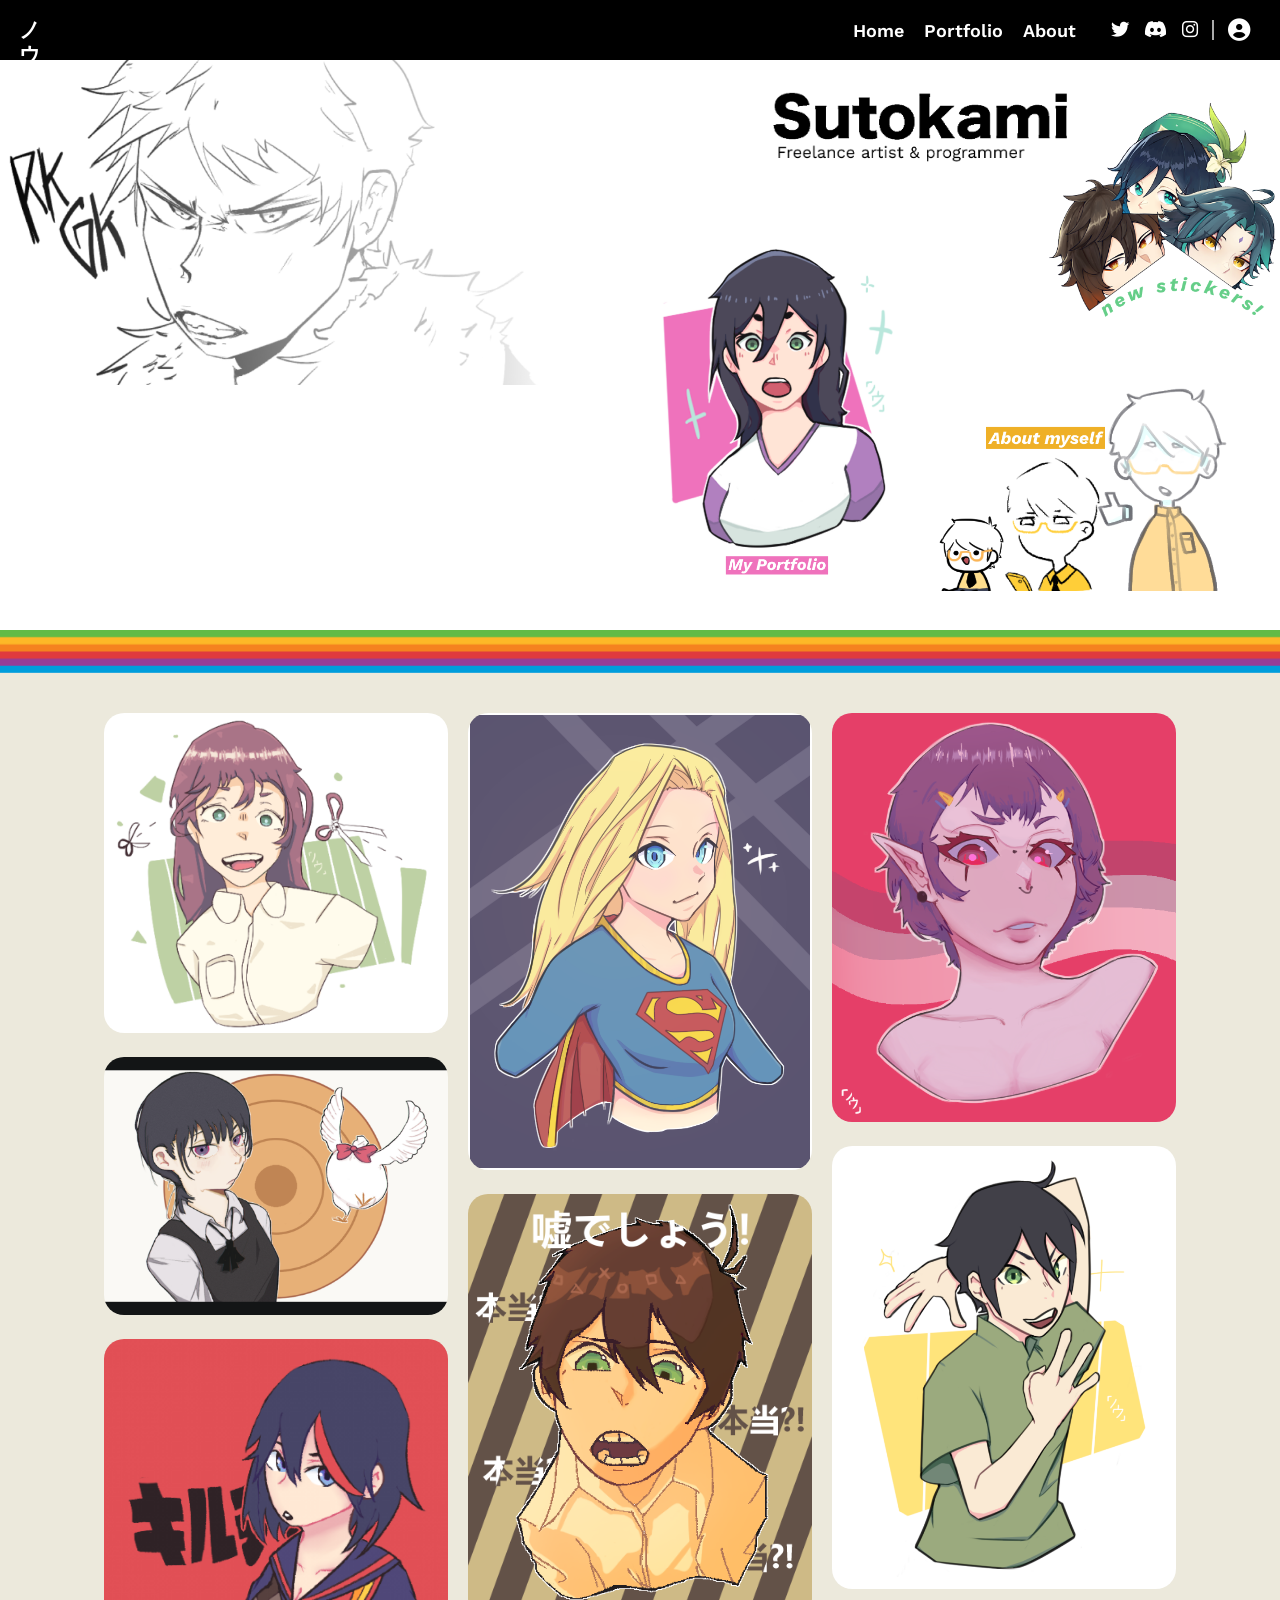
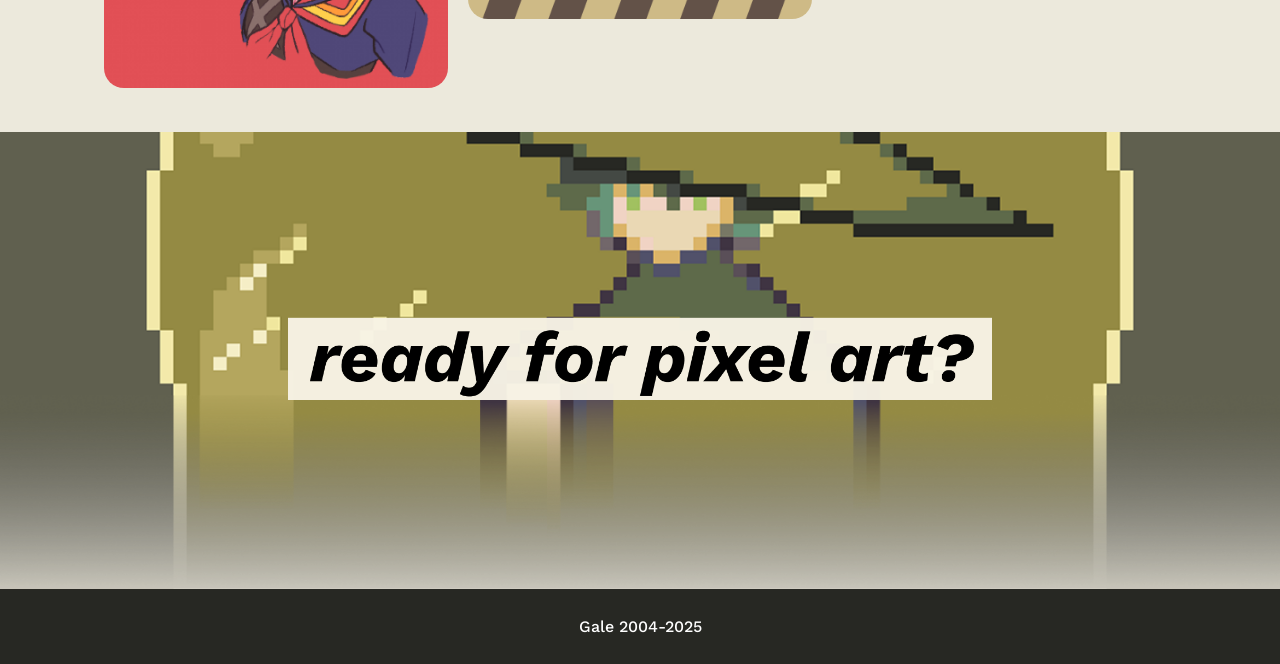
<file: index.html>
<!DOCTYPE html>
<html lang="en">
    <link href='https://fonts.googleapis.com/css?family=Work Sans' rel='stylesheet'>
    <style> body{font-family: 'Work Sans';} </style>
    <!--The imports and whatnot-->
    <head>
        <meta charset="utf-8">
        <meta name="viewport" content="width=device-width, initial-scale=1">
        <Title>sutokami</Title>
        <link rel="stylesheet" href="https://cdnjs.cloudflare.com/ajax/libs/font-awesome/6.4.0/css/all.min.css">
        <link rel="stylesheet" type="text/css" href="style.css">
    </head>

    <body>
        <!--The navbar-->
        <header>
            <a href="index.html"><div class="signature">ノウ</div></a>
            <nav>
            <ul class="options">
                    <li><a href="index.html">Home</a></li>
                    <li><a href="wip.html">Portfolio</a></li>
                    <li><a href="aboutMe.html">About</a></li>
                </ul>
            </nav>
            <div class="socials">
                <a class="icon-link" href="#"><i class="social-icon fab fa-twitter"></i></a>
                <a class="icon-link" href="#"><i class="social-icon fab fa-discord"></i></a>
                <a class="icon-link" href="#"><i class="social-icon fab fa-instagram"></i></a>
                <div class="icon-separator"></div>
                <a class="profile-icon" href="login.html"><i class="fas fa-user-circle"></i></a>
            </div>
        </header>

        <!--Images below the navbar-->
        <div class="top-grid-wrapper">
            <div class="rkgk"><img src="rkgk fade.png" alt=""></div>
            <div class="top-grid">
                <div class="caption"><img src="Sutokami caption.png" alt="Caption"></div>
                <div class="portfolio-link"><a href="wip.html"><img src="PortfolioLink.png" alt="Portfolio"></a></div>
                <div class="bio-link"><a href="aboutMe.html"><img src="BioLink.png" alt="Bio"></a></div>
                <div class="sticker"><a href="dragDrop.html"><img src="Stickers.png" alt="Sticker"></a></div>
            </div>
        </div>
        <div class="rnbBar"><img src="Rainbow bar.png" alt=""></div  >

<!-- Mini-Portfolio section -->
        <div class="masonry-container">
            <div class="masonry">
                <div class="masonry-column">
                    <div class="art"><img src="Uniform Girl.png" alt=""></div>
                    <div class="art"><img src="Asa Bucky.png" alt=""></div>
                    <div class="art"><img src="ryuko.png" alt=""></div>
                </div>
                <div class="masonry-column">
                    <div class="art"><img src="Supergirl.png" alt=""></div>
                    <div class="art"><img src="usodesho.png" alt=""></div>
                </div>
                <div class="masonry-column">
                    <div class="art"><img src="Shio OC.png" alt=""></div>
                    <div class="art"><img src="SLAPP.png" alt=""></div>
                </div>
            </div>
        </div>

        <!-- Pixelart link -->
        <div class = "pixelart-link">
            <img src="pixel art section.png" alt="">
            <div class = "text-overlay" alt="">
                <a href="wip.html"><img src="ready pixelart.png" alt=""></a>
            </div>
        </div>

        <!-- Footer -->
        <footer>Gale 2004-2025</footer>
    </body>
</html>
</file>
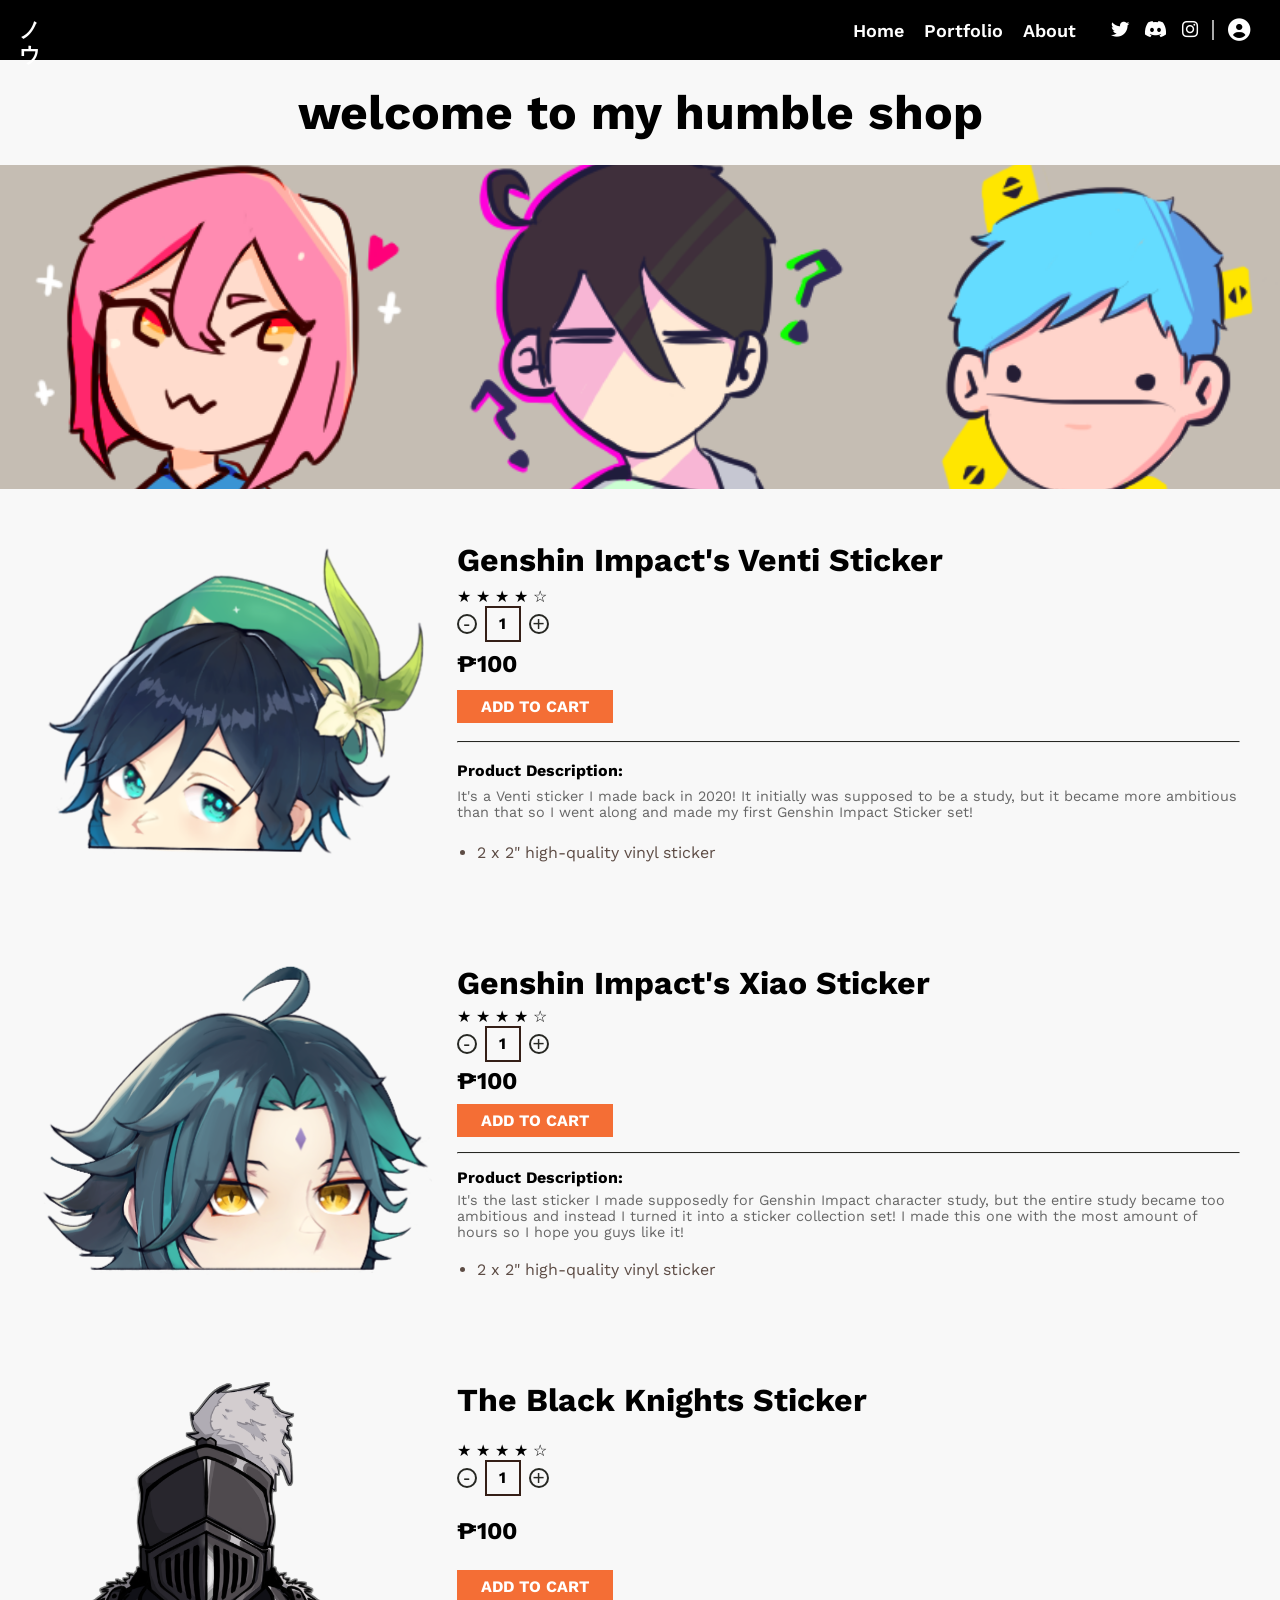
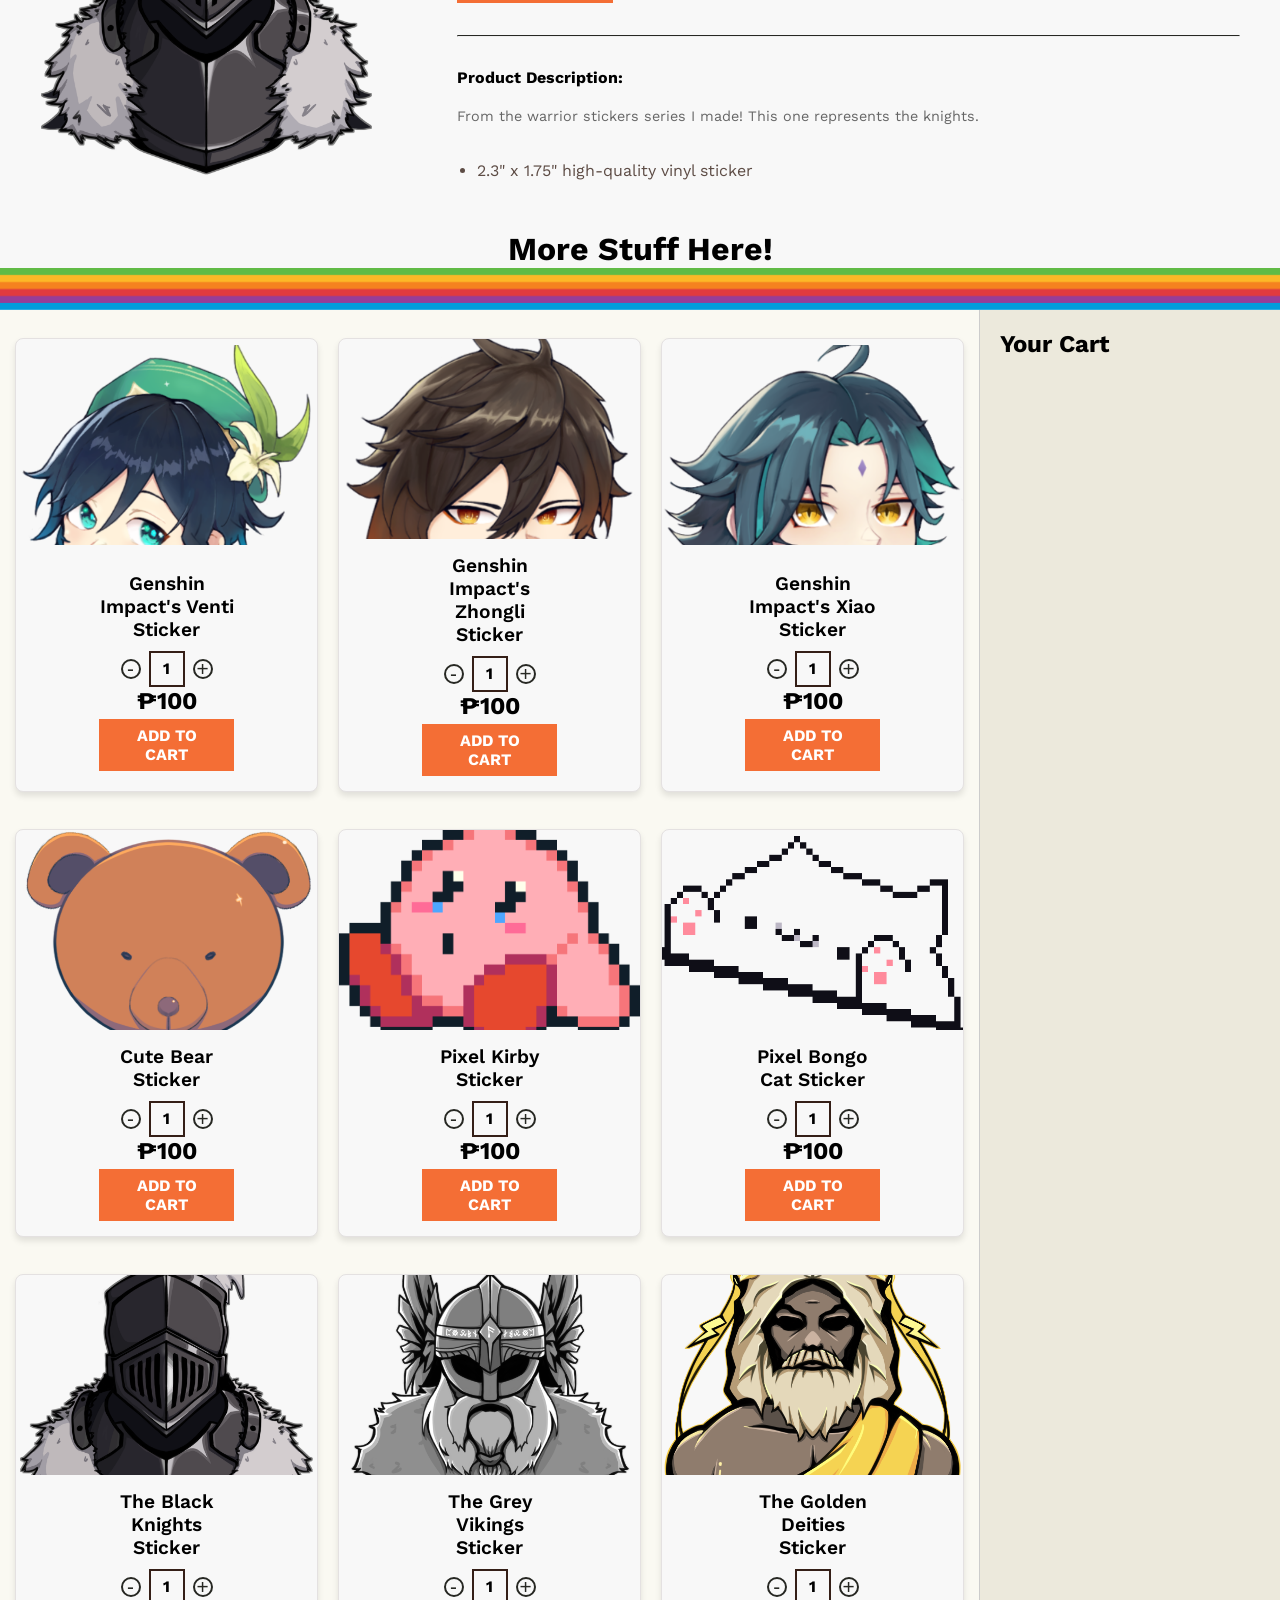
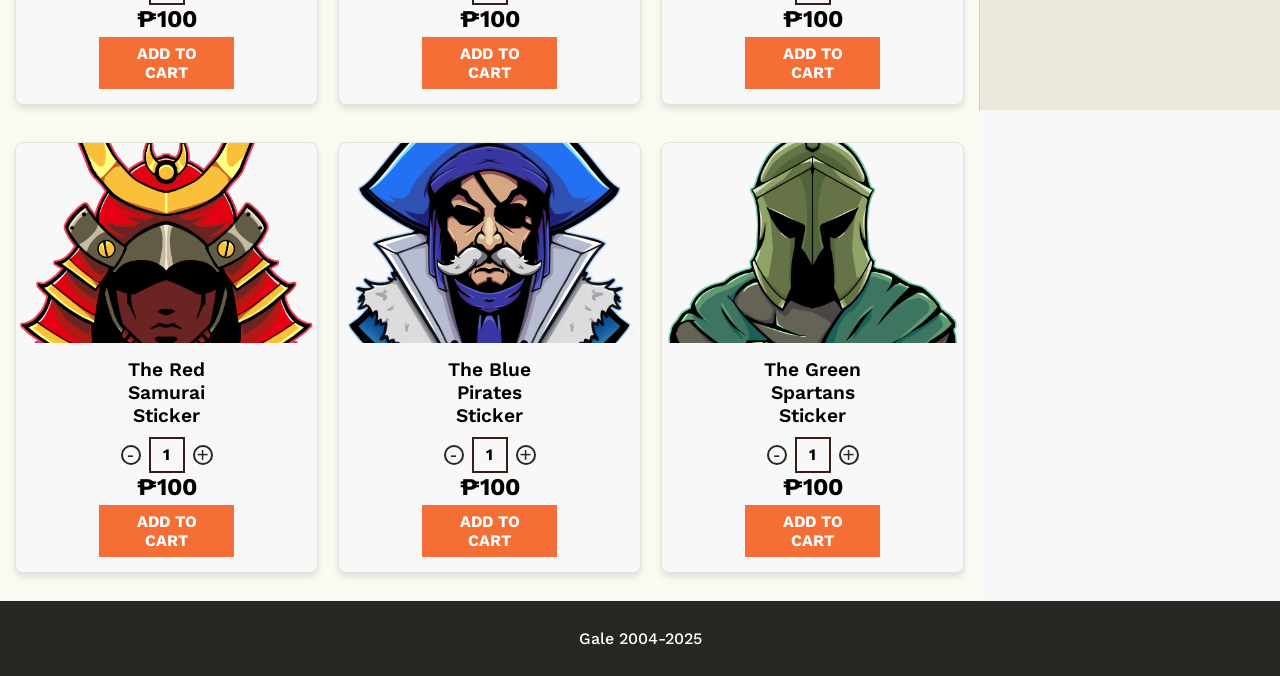
<file: dragDrop.html>
<!DOCTYPE html>
<html lang="en">
    <link href='https://fonts.googleapis.com/css?family=Work Sans' rel='stylesheet'>
    <style> body{font-family: 'Work Sans';} </style>
    <head>
        <meta charset="utf-8">
        <meta name="viewport" content="width=device-width, initial-scale=1">
        <title>Sutokami Shop</title>
        <link rel="stylesheet" href="https://cdnjs.cloudflare.com/ajax/libs/font-awesome/6.4.0/css/all.min.css">
        <link rel="stylesheet" type="text/css" href="dragDropStyle.css">
    </head>
    
    <body>
        <!--The navbar-->
        <header>
            <a href="index.html"><div class="signature">ノウ</div></a>
            <nav>
            <ul class="options">
                    <li><a href="index.html">Home</a></li>
                    <li><a href="wip.html">Portfolio</a></li>
                    <li><a href="aboutMe.html">About</a></li>
                </ul>
            </nav>
            <div class="socials">
                <a class="icon-link" href="#"><i class="social-icon fab fa-twitter"></i></a>
                <a class="icon-link" href="#"><i class="social-icon fab fa-discord"></i></a>
                <a class="icon-link" href="#"><i class="social-icon fab fa-instagram"></i></a>
                <div class="icon-separator"></div>
                <a class="profile-icon" href="login.html"><i class="fas fa-user-circle"></i></a>
            </div>
        </header>
        
        <span class="welcome"><h1>welcome to my humble shop</h1></span>
        <div class="banner"><img src="trio.png"></div>

        <!--Best Sellers are here-->
        <div class="flex-container">
            <div class="product-grid">
                <div class="bestSeller"><img src="Venti.png" alt="Venti Sticker"></div>
                <div class="bestSeller-details">
                    <h1 class="bestSeller-name">Genshin Impact's Venti Sticker</h1>
    
                    <!-- Star rating and quantity selector in a flex container -->
                    <div class="rating-quantity">
                        <div class="star-rating">
                            <span>&#9733;</span>
                            <span>&#9733;</span>
                            <span>&#9733;</span>
                            <span>&#9733;</span>
                            <span>&#9734;</span>
                        </div>
    
                        <!-- Quantity selector -->
                        <div class="quantity-selector">
                            <button class="decrease">-</button>
                            <span class="quantity-text" id="quantity-value-static">1</span>
                            <button class="increase">+</button>
                        </div>
                    </div>
    
                    <span id="productPrice-text-static"><h2>₱100</h2></span>
                    <span class="addToCart">ADD TO CART</span>
    
                    <hr class="product-separator">
                    <h4>Product Description:</h4>
                    <p class="product-description">It's a Venti sticker I made back in 2020! It initially was supposed to be a study, but it became more ambitious than that so I went along and made my first Genshin Impact Sticker set!</p>
                    <span id="misc-product-desc">
                        <ul><li>2 x 2" high-quality vinyl sticker</li></ul>
                    </span>
                </div>
            </div>
        </div>

        <div class="flex-container">
            <div class="product-grid">
                <div class="bestSeller"><img src="xiao.png" alt="Xiao Sticker"></div>
                <div class="bestSeller-details">
                    <h1 class="bestSeller-name">Genshin Impact's Xiao Sticker</h1>
    
                    <!-- Star rating and quantity selector in a flex container -->
                    <div class="rating-quantity">
                        <div class="star-rating">
                            <span>&#9733;</span>
                            <span>&#9733;</span>
                            <span>&#9733;</span>
                            <span>&#9733;</span>
                            <span>&#9734;</span>
                        </div>
    
                        <!-- Quantity selector -->
                        <div class="quantity-selector">
                            <button class="decrease">-</button>
                            <span class="quantity-text" id="quantity-value-static">1</span>
                            <button class="increase">+</button>
                        </div>
                    </div>
    
                    <span id="productPrice-text-static"><h2>₱100</h2></span>
                    <span class="addToCart">ADD TO CART</span>
    
                    <hr class="product-separator">
                    <h4>Product Description:</h4>
                    <p class="product-description">It's the last sticker I made supposedly for Genshin Impact character study, but the entire study became too ambitious and instead I turned it into a sticker collection set! I made this one with the most amount of hours so I hope you guys like it!</p>
                    <span id="misc-product-desc">
                        <ul><li>2 x 2" high-quality vinyl sticker</li></ul>
                    </span>
                </div>
            </div>
        </div>

        <div class="flex-container">
            <div class="product-grid">
                <div class="bestSeller" style="width: 85%;"><img src="knight.png" alt="Black Knight Sticker"></div>
                <div class="bestSeller-details">
                    <h1 class="bestSeller-name">The Black Knights Sticker</h1>
    
                    <!-- Star rating and quantity selector in a flex container -->
                    <div class="rating-quantity">
                        <div class="star-rating">
                            <span>&#9733;</span>
                            <span>&#9733;</span>
                            <span>&#9733;</span>
                            <span>&#9733;</span>
                            <span>&#9734;</span>
                        </div>
    
                        <!-- Quantity selector -->
                        <div class="quantity-selector">
                            <button class="decrease">-</button>
                            <span class="quantity-text" id="quantity-value-static">1</span>
                            <button class="increase">+</button>
                        </div>
                    </div>
    
                    <span id="productPrice-text-static"><h2>₱100</h2></span>
                    <span class="addToCart">ADD TO CART</span>
    
                    <hr class="product-separator">
                    <h4>Product Description:</h4>
                    <p class="product-description">From the warrior stickers series I made! This one represents the knights.</p>
                    <span id="misc-product-desc">
                        <ul><li>2.3" x 1.75" high-quality vinyl sticker</li></ul>
                    </span>
                </div>
            </div>
        </div>
        <span class="moreStuff"><h1>More Stuff Here!</h1></span>
        <div class="rnbBar"><img src="Rainbow bar.png" alt=""></div>

        <!--The Drag and Drop Section-->
        <main class="page-layout">
            <div id="content" class="add-to-cart-section">
                <div class="product-card" draggable="true" id="product-venti">
                    <div class="product-image"><img src="Venti.png" alt="Venti Sticker"></div>
                    <div class="product-details">
                        <h1 class="product-name">Genshin Impact's Venti Sticker</h1>
                        <div class="quantity-selector">
                            <button class="decrease">-</button>
                            <span class="quantity-text" id="quantity-value">1</span>
                            <button class="increase">+</button>
                        </div>
                        <span id="productPrice-text"><h2>₱100</h2></span>
                        <span class="addToCart">ADD TO CART</span>
                    </div>
                </div>

                <div class="product-card" draggable="true" id="product-zhongli">
                    <div class="product-image"><img src="Zhongli.png" alt="Zhongli Sticker"></div>
                    <div class="product-details">
                        <h1 class="product-name">Genshin Impact's Zhongli Sticker</h1>
                        <div class="quantity-selector">
                            <button class="decrease">-</button>
                            <span class="quantity-text" id="quantity-value">1</span>
                            <button class="increase">+</button>
                        </div>
                        <span id="productPrice-text"><h2>₱100</h2></span>
                        <span class="addToCart">ADD TO CART</span>
                    </div>
                </div>

                <div class="product-card" draggable="true" id="product-xiao">
                    <div class="product-image"><img src="xiao.png" alt="Xiao Sticker"></div>
                    <div class="product-details">
                        <h1 class="product-name">Genshin Impact's Xiao Sticker</h1>
                        <div class="quantity-selector">
                            <button class="decrease">-</button>
                            <span class="quantity-text" id="quantity-value">1</span>
                            <button class="increase">+</button>
                        </div>
                        <span id="productPrice-text"><h2>₱100</h2></span>
                        <span class="addToCart">ADD TO CART</span>
                    </div>
                </div>

                <div class="product-card" draggable="true" id="product-bear">
                    <div class="product-image"><img src="bear.png" alt="Bear Sticker"></div>
                    <div class="product-details">
                        <h1 class="product-name">Cute Bear Sticker</h1>
                        <div class="quantity-selector">
                            <button class="decrease">-</button>
                            <span class="quantity-text" id="quantity-value">1</span>
                            <button class="increase">+</button>
                        </div>
                        <span id="productPrice-text"><h2>₱100</h2></span>
                        <span class="addToCart">ADD TO CART</span>
                    </div>
                </div>

                <div class="product-card" draggable="true" id="product-kirby">
                    <div class="product-image"><img src="Kirby.png" alt="Kirby Sticker"></div>
                    <div class="product-details">
                        <h1 class="product-name">Pixel Kirby Sticker</h1>
                        <div class="quantity-selector">
                            <button class="decrease">-</button>
                            <span class="quantity-text" id="quantity-value">1</span>
                            <button class="increase">+</button>
                        </div>
                        <span id="productPrice-text"><h2>₱100</h2></span>
                        <span class="addToCart">ADD TO CART</span>
                    </div>
                </div>

                <div class="product-card" draggable="true" id="product-bongoCat">
                    <div class="product-image"><img src="Bongo cat.png" alt="Bongo Cat Sticker"></div>
                    <div class="product-details">
                        <h1 class="product-name">Pixel Bongo Cat Sticker</h1>
                        <div class="quantity-selector">
                            <button class="decrease">-</button>
                            <span class="quantity-text" id="quantity-value">1</span>
                            <button class="increase">+</button>
                        </div>
                        <span id="productPrice-text"><h2>₱100</h2></span>
                        <span class="addToCart">ADD TO CART</span>
                    </div>
                </div>

                <div class="product-card" draggable="true" id="product-knight">
                    <div class="product-image"><img src="knight.png" alt="Black Knight Sticker"></div>
                    <div class="product-details">
                        <h1 class="product-name">The Black Knights Sticker</h1>
                        <div class="quantity-selector">
                            <button class="decrease">-</button>
                            <span class="quantity-text" id="quantity-value">1</span>
                            <button class="increase">+</button>
                        </div>
                        <span id="productPrice-text"><h2>₱100</h2></span>
                        <span class="addToCart">ADD TO CART</span>
                    </div>
                </div>

                <div class="product-card" draggable="true" id="product-viking">
                    <div class="product-image"><img src="Viking.png" alt="Grey Viking Sticker"></div>
                    <div class="product-details">
                        <h1 class="product-name">The Grey Vikings Sticker</h1>
                        <div class="quantity-selector">
                            <button class="decrease">-</button>
                            <span class="quantity-text" id="quantity-value">1</span>
                            <button class="increase">+</button>
                        </div>
                        <span id="productPrice-text"><h2>₱100</h2></span>
                        <span class="addToCart">ADD TO CART</span>
                    </div>
                </div>

                <div class="product-card" draggable="true" id="product-Deity">
                    <div class="product-image"><img src="Deity.png" alt="Golden Deity Sticker"></div>
                    <div class="product-details">
                        <h1 class="product-name">The Golden Deities Sticker</h1>
                        <div class="quantity-selector">
                            <button class="decrease">-</button>
                            <span class="quantity-text" id="quantity-value">1</span>
                            <button class="increase">+</button>
                        </div>
                        <span id="productPrice-text"><h2>₱100</h2></span>
                        <span class="addToCart">ADD TO CART</span>
                    </div>
                </div>

                <div class="product-card" draggable="true" id="product-Samurai">
                    <div class="product-image"><img src="Samurai.png" alt="Red Samurai Sticker"></div>
                    <div class="product-details">
                        <h1 class="product-name">The Red Samurai Sticker</h1>
                        <div class="quantity-selector">
                            <button class="decrease">-</button>
                            <span class="quantity-text" id="quantity-value">1</span>
                            <button class="increase">+</button>
                        </div>
                        <span id="productPrice-text"><h2>₱100</h2></span>
                        <span class="addToCart">ADD TO CART</span>
                    </div>
                </div>

                <div class="product-card" draggable="true" id="product-Pirate">
                    <div class="product-image"><img src="Pirate.png" alt="Blue Pirate Sticker"></div>
                    <div class="product-details">
                        <h1 class="product-name">The Blue Pirates Sticker</h1>
                        <div class="quantity-selector">
                            <button class="decrease">-</button>
                            <span class="quantity-text" id="quantity-value">1</span>
                            <button class="increase">+</button>
                        </div>
                        <span id="productPrice-text"><h2>₱100</h2></span>
                        <span class="addToCart">ADD TO CART</span>
                    </div>
                </div>

                <div class="product-card" draggable="true" id="product-Spartan">
                    <div class="product-image"><img src="Spartan.png" alt="Green Spartan Sticker"></div>
                    <div class="product-details">
                        <h1 class="product-name">The Green Spartans Sticker</h1>
                        <div class="quantity-selector">
                            <button class="decrease">-</button>
                            <span class="quantity-text" id="quantity-value">1</span>
                            <button class="increase">+</button>
                        </div>
                        <span id="productPrice-text"><h2>₱100</h2></span>
                        <span class="addToCart">ADD TO CART</span>
                    </div>
                </div>
            </div>
            <div id="drop-area"><h2>Your Cart</h2></div>
        </main>
        <footer>Gale 2004-2025</footer>

        <script>
            document.addEventListener("DOMContentLoaded", function () {
                const products = document.getElementsByClassName("product-card");
                const addToCartButtons = document.querySelectorAll(".product-card .addToCart");
                const bestSellerButtons = document.querySelectorAll(".product-grid .addToCart");
                const dropArea = document.getElementById("drop-area");
                const contentArea = document.getElementById("content");
            
                let selected = null;
            
                // Helper: Update price
                function updatePrice(product) {
                    const priceElement = product.querySelector("#productPrice-text h2");
                    const quantityValue = parseInt(product.querySelector(".quantity-text").textContent);
                    const totalPrice = 100 * quantityValue;
                    priceElement.textContent = `₱${totalPrice}`;
                }
            
                // Drag events
                for (let product of products) {
                    product.addEventListener("dragstart", function () {
                        selected = this;
                    });
                }
            
                dropArea.addEventListener("dragover", function (e) {
                    e.preventDefault();
                });
            
                dropArea.addEventListener("drop", function () {
                    if (selected) {
                        dropArea.appendChild(selected);
                        const button = selected.querySelector(".addToCart");
                        button.textContent = "Remove from Cart";
                        button.classList.add("removeFromCart");
                        selected = null;
                    }
                });
            
                contentArea.addEventListener("dragover", function (e) {
                    e.preventDefault();
                });
            
                contentArea.addEventListener("drop", function () {
                    if (selected) {
                        contentArea.appendChild(selected);
                        const button = selected.querySelector(".addToCart");
                        button.textContent = "ADD TO CART";
                        button.classList.remove("removeFromCart");
                        selected = null;
                    }
                });
            
                // Add/Remove Cart buttons in Product Cards
                addToCartButtons.forEach(button => {
                    button.addEventListener("click", function () {
                        const product = button.closest(".product-card");
                        if (button.textContent === "ADD TO CART") {
                            dropArea.appendChild(product);
                            button.textContent = "Remove from Cart";
                            button.classList.add("removeFromCart");
                            updatePrice(product);
                        } else {
                            contentArea.appendChild(product);
                            button.textContent = "ADD TO CART";
                            button.classList.remove("removeFromCart");
                            updatePrice(product);
                        }
                    });
                });
            
                // Quantity Increase / Decrease for all product cards
                document.addEventListener("click", function (e) {
                    if (e.target.classList.contains("increase") || e.target.classList.contains("decrease")) {
                        const isBestSeller = e.target.closest(".product-grid");
                        const isProductCard = e.target.closest(".product-card");

                        let targetName = "";
                        let quantity = 0;

                        // Handle Best Seller Quantity Change
                        if (isBestSeller) {
                            targetName = isBestSeller.querySelector(".bestSeller-name").textContent.trim();

                            const matchingCard = [...document.querySelectorAll(".product-card")].find(card =>
                                card.querySelector(".product-name").textContent.trim() === targetName
                            );

                            if (matchingCard) {
                                const quantityText = matchingCard.querySelector(".quantity-text");
                                quantity = parseInt(quantityText.textContent);

                                if (e.target.classList.contains("increase")) {
                                    quantity++;
                                } else if (e.target.classList.contains("decrease") && quantity > 1) {
                                    quantity--;
                                }

                                // Update real product-card
                                quantityText.textContent = quantity;
                                updatePrice(matchingCard);

                                // 🔁 Update Best Seller visual too
                                const bestSellerQtyDisplay = isBestSeller.querySelector(".quantity-text");
                                if (bestSellerQtyDisplay) {
                                    bestSellerQtyDisplay.textContent = quantity;
                                }

                                const bestSellerPrice = isBestSeller.querySelector("#productPrice-text h2");
                                if (bestSellerPrice) {
                                    bestSellerPrice.textContent = `₱${100 * quantity}`;
                                }
                            }
                        }

                        // Handle regular Product Card Quantity Change
                        else if (isProductCard) {
                            const product = isProductCard;
                            const quantityText = product.querySelector(".quantity-text");
                            quantity = parseInt(quantityText.textContent);

                            if (e.target.classList.contains("increase")) {
                                quantity++;
                            } else if (e.target.classList.contains("decrease") && quantity > 1) {
                                quantity--;
                            }

                         quantityText.textContent = quantity;
                            updatePrice(product);

                            // 🧠 Optional: Update Best Seller preview too
                            targetName = product.querySelector(".product-name").textContent.trim();
                            const matchingBestSeller = [...document.querySelectorAll(".product-grid")].find(grid =>
                                grid.querySelector(".bestSeller-name")?.textContent.trim() === targetName
                            );

                            if (matchingBestSeller) {
                                const bestSellerQtyDisplay = matchingBestSeller.querySelector(".quantity-text");
                                if (bestSellerQtyDisplay) {
                                    bestSellerQtyDisplay.textContent = quantity;
                                }

                                const bestSellerPrice = matchingBestSeller.querySelector("#productPrice-text h2");
                                if (bestSellerPrice) {
                                    bestSellerPrice.textContent = `₱${100 * quantity}`;
                                }
                            }
                        }
                    }
                });

                // 🆕 Add-to-Cart for Best Sellers
                bestSellerButtons.forEach(bestSellerButton => {
                    bestSellerButton.addEventListener("click", function () {
                        const bestSellerName = this.closest(".product-grid").querySelector(".bestSeller-name").textContent.trim();
            
                        // Match with product in the content area
                        const productCards = document.querySelectorAll("#content .product-card");
                        let matchingCard = null;
            
                        productCards.forEach(card => {
                            const cardName = card.querySelector(".product-name").textContent.trim();
                            if (cardName === bestSellerName) {
                                matchingCard = card;
                            }
                        });
            
                        // Move to cart if not already there
                        if (matchingCard && !dropArea.contains(matchingCard)) {
                            dropArea.appendChild(matchingCard);
                            const cardButton = matchingCard.querySelector(".addToCart");
                            cardButton.textContent = "Remove from Cart";
                            cardButton.classList.add("removeFromCart");
                            updatePrice(matchingCard);
                        }
                    });
                });
            });
        </script>
    </body>
</html>
</file>
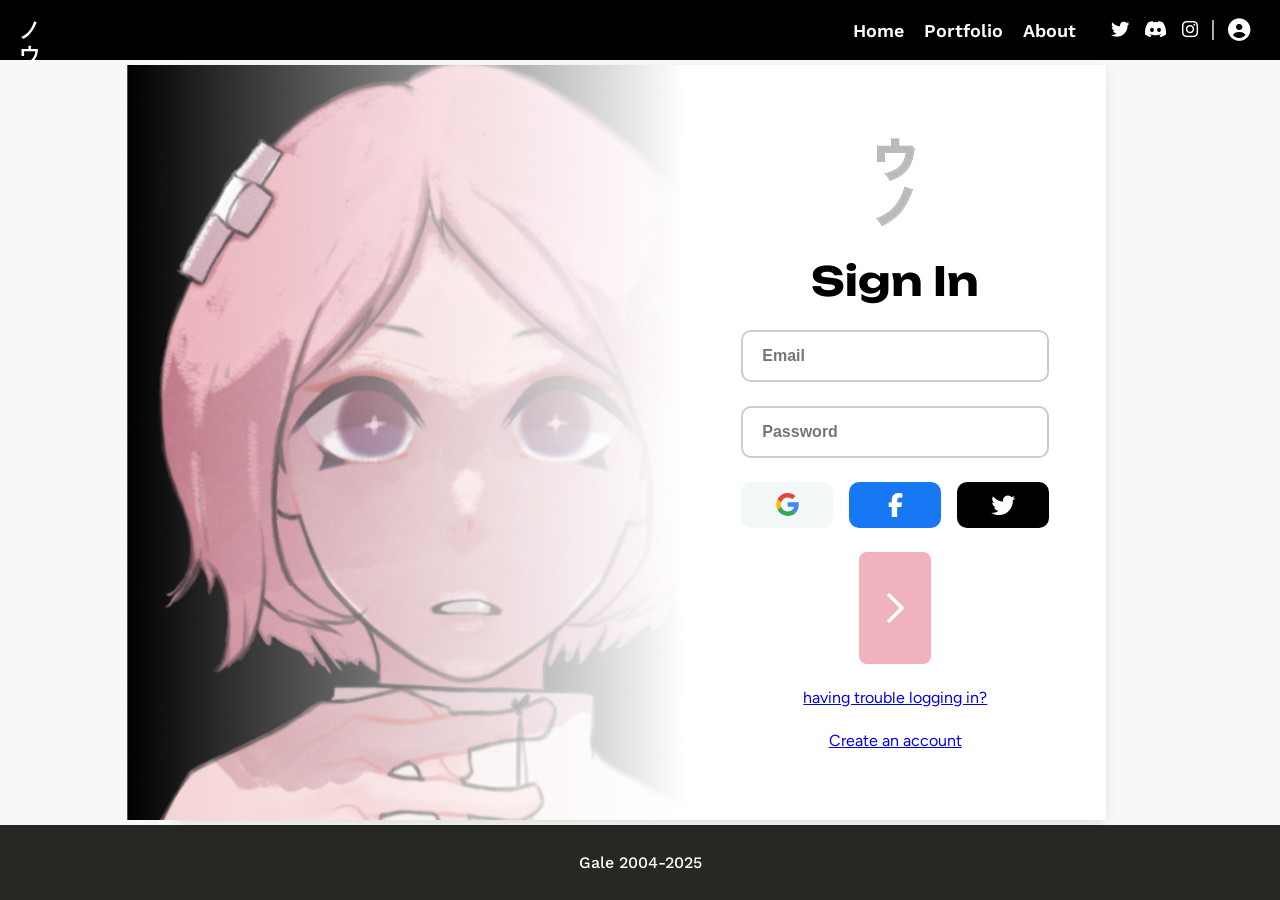
<file: login.html>
<!DOCTYPE html>
<html lang="en">
    <link href='https://fonts.googleapis.com/css?family=Work Sans' rel='stylesheet'>
    <!--The imports and whatnot-->
    <head>
        <meta charset="utf-8">
        <meta name="viewport" content="width=device-width, initial-scale=1">
        <Title>Log in</Title>
        <link rel="stylesheet" href="https://cdnjs.cloudflare.com/ajax/libs/font-awesome/6.4.0/css/all.min.css">
        <link href='https://fonts.googleapis.com/css?family=Figtree' rel='stylesheet'>
        <link rel="stylesheet" type="text/css" href="loginStyle.css">
    </head>

    <body>
        <!--The navbar-->
        <header>
            <a href="index.html"><div class="signature">ノウ</div></a>
            <nav>
            <ul class="options">
                    <li><a href="index.html">Home</a></li>
                    <li><a href="wip.html">Portfolio</a></li>
                    <li><a href="aboutMe.html">About</a></li>
                </ul>
            </nav>
            <div class="socials">
                <a class="icon-link" href="#"><i class="social-icon fab fa-twitter"></i></a>
                <a class="icon-link" href="#"><i class="social-icon fab fa-discord"></i></a>
                <a class="icon-link" href="#"><i class="social-icon fab fa-instagram"></i></a>
                <div class="icon-separator"></div>
                <a class="profile-icon" href="login.html"><i class="fas fa-user-circle"></i></a>
            </div>
        </header>

        <main class="login-container" id="login-container">
            <div class="login-layout">
                <div class="login-image"></div>
                
                <div class="login-form">
                    <img src="logo.png">
                    <h1>Sign In</h1>
                    <input type="text" id="login-email" placeholder="Email">
                    <input type="password" id="login-password" placeholder="Password">

                    <div class="social-login">
                        <a href="#" class="google icon-box"><img src="googleIcon.svg" alt="Google logo" class="google-logo"></a>
                        <a href="#" class="facebook icon-box"><i class="login-icon fab fa-facebook-f"></i></a>
                        <a href="#" class="twitter icon-box"><i class="login-icon fab fa-twitter"></i></a>
                    </div>  

                    <button id="login-btn"><img src="chevronRightArrow.svg" alt="right arrow" width="42" height="42"></button>
                    <a href="#">having trouble logging in?</a>
                    <a href="signup.html">Create an account</a>
                </div>
            </div>            
        </main>
        <footer>Gale 2004-2025</footer>
    </body>
</html>

<script>
    document.getElementById("login-btn").addEventListener("click", function(event) {
        event.preventDefault();

        const inputEmail = document.getElementById("login-email").value;
        const inputPassword = document.getElementById("login-password").value;

        // Retrieve the saved email and password from localStorage
        const savedEmail = localStorage.getItem("userEmail");
        const savedPassword = localStorage.getItem("userPassword");

        // Debugging logs to check the values retrieved from localStorage
        console.log("Input Email:", inputEmail);  // Log the entered email
        console.log("Input Password:", inputPassword);  // Log the entered password
        console.log("Saved Email:", savedEmail);  // Log the saved email from localStorage
        console.log("Saved Password:", savedPassword);  // Log the saved password from localStorage

        // Check if the entered email and password match the saved values
        if (inputEmail === savedEmail && inputPassword === savedPassword) {
            alert("Login successful!");
            window.location.href = "index.html"; // <-- Redirects to landing page
        } else {
            alert("Invalid login credentials.");
        }
    });
</script>
</file>
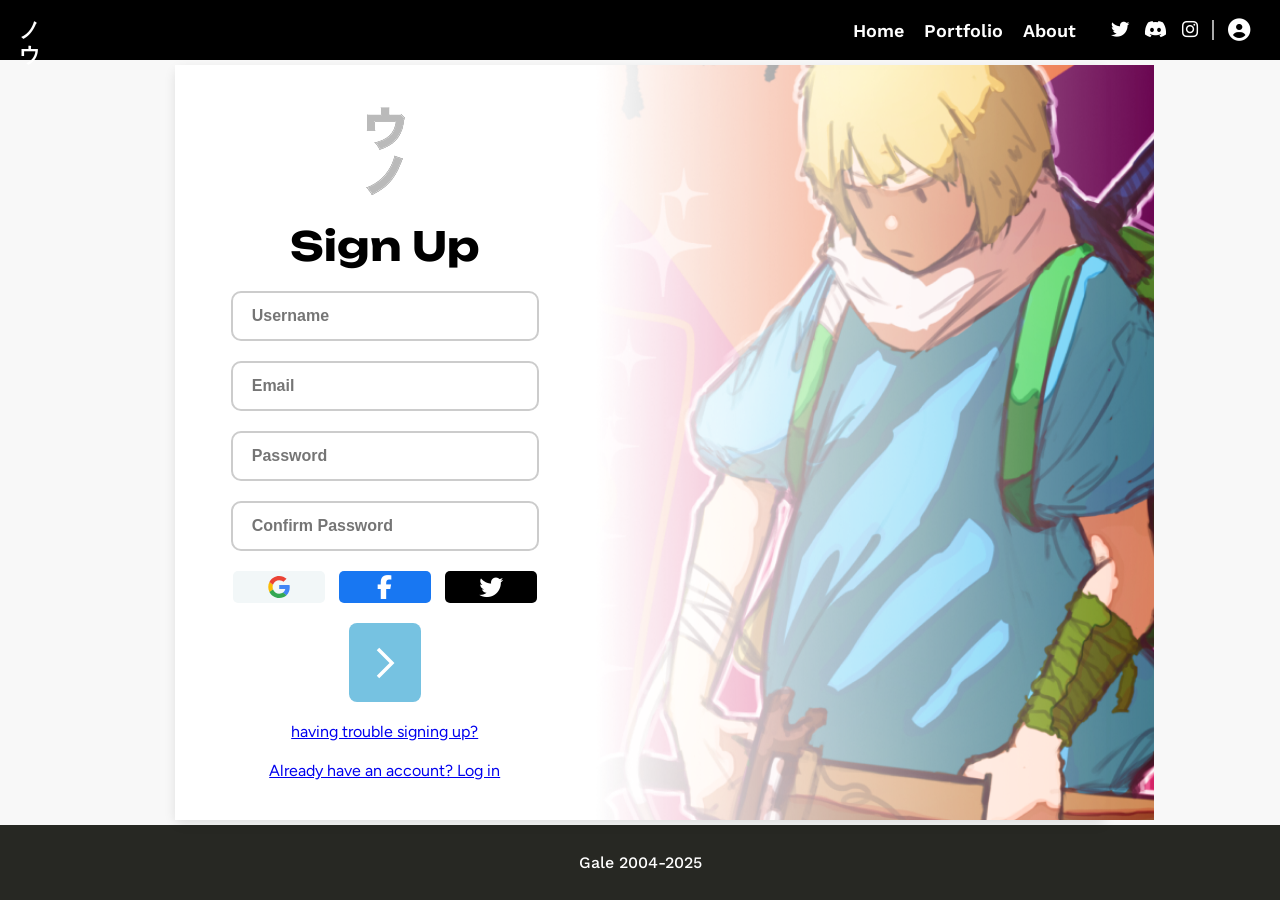
<file: signup.html>
<!DOCTYPE html>
<html lang="en">
    <link href='https://fonts.googleapis.com/css?family=Work Sans' rel='stylesheet'>
    <!--The imports and whatnot-->
    <head>
        <meta charset="utf-8">
        <meta name="viewport" content="width=device-width, initial-scale=1">
        <Title>Sign Up</Title>
        <link rel="stylesheet" href="https://cdnjs.cloudflare.com/ajax/libs/font-awesome/6.4.0/css/all.min.css">
        <link href='https://fonts.googleapis.com/css?family=Figtree' rel='stylesheet'>
        <link rel="stylesheet" type="text/css" href="signupStyle.css">
    </head>

    <body>
        <!--The navbar-->
        <header>
            <a href="index.html"><div class="signature">ノウ</div></a>
            <nav>
            <ul class="options">
                    <li><a href="index.html">Home</a></li>
                    <li><a href="wip.html">Portfolio</a></li>
                    <li><a href="aboutMe.html">About</a></li>
                </ul>
            </nav>
            <div class="socials">
                <a class="icon-link" href="#"><i class="social-icon fab fa-twitter"></i></a>
                <a class="icon-link" href="#"><i class="social-icon fab fa-discord"></i></a>
                <a class="icon-link" href="#"><i class="social-icon fab fa-instagram"></i></a>
                <div class="icon-separator"></div>
                <a class="profile-icon" href="login.html"><i class="fas fa-user-circle"></i></a>
            </div>
        </header>

        <main class="signUp-container" id="signUp-container">
            <div class="signUp-layout">
                <div class="signUp-form">
                    <img src="logo.png">
                    <h1>Sign Up</h1>
                    <input type="text" id="username" placeholder="Username">
                    <input type="text" id="email" placeholder="Email">
                    <input type="password" id="password" placeholder="Password">
                    <input type="password" id="confirm-password" placeholder="Confirm Password">

                
                    <div class="social-login">
                        <a href="#" class="google icon-box"><img src="googleIcon.svg" alt="Google logo" class="google-logo"></a>
                        <a href="#" class="facebook icon-box"><i class="signUp-icon fab fa-facebook-f"></i></a>
                        <a href="#" class="twitter icon-box"><i class="signUp-icon fab fa-twitter"></i></a>
                    </div>  
                
                    <button id="signup-btn"><img src="chevronRightArrow.svg" alt="right arrow" width="42" height="42"></button>
                    <a href="#">having trouble signing up?</a>
                    <a href="login.html">Already have an account? Log in</a>
                </div>

                <div class="signUp-image"></div>
            </div>                       
        </main>

        <footer>Gale 2004-2025</footer>
    </body>
</html>

<script>
    document.getElementById("signup-btn").addEventListener("click", function(event) {
        event.preventDefault(); // Prevent form submission

        // Get values
        const username = document.getElementById("username").value;
        const email = document.getElementById("email").value;
        const password = document.getElementById("password").value;
        const confirmPassword = document.getElementById("confirm-password").value;

        // Check if any field is empty
        if (!username || !email || !password || !confirmPassword) {
            alert("Please fill out all fields.");
            return;
        }

        // Check if passwords match
        if (password !== confirmPassword) {
            alert("Passwords do not match.");
            return;
        }

        // Save to localStorage
        localStorage.setItem("userEmail", email);
        localStorage.setItem("userPassword", password);

        // Debugging logs to check what's saved
        console.log("Saved Email:", email);  // Log the email being saved
        console.log("Saved Password:", password);  // Log the password being saved

        // Redirect to login page
        window.location.href = "login.html";
    });
</script>
</file>
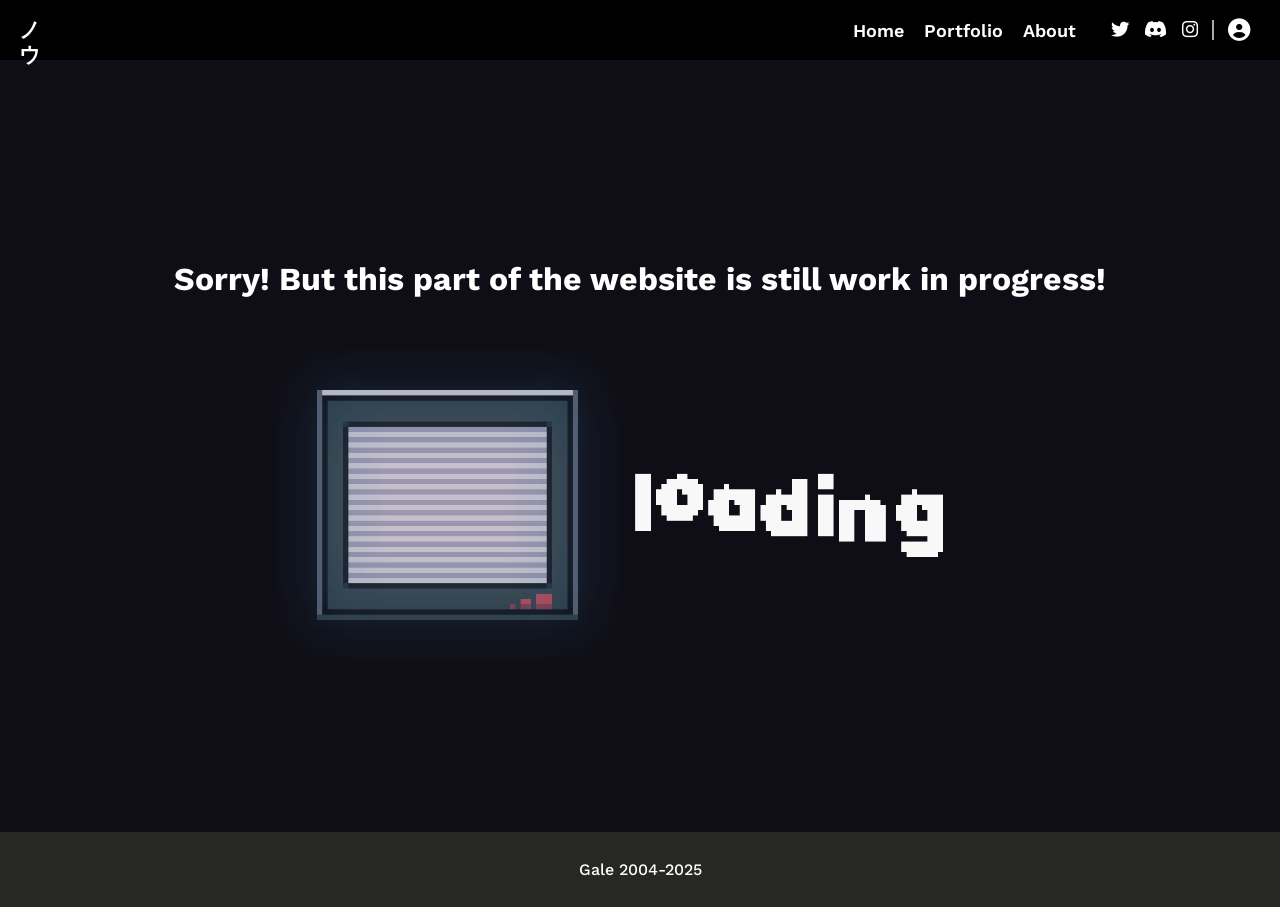
<file: wip.html>
<!DOCTYPE html>
<html lang="en">
    <link href='https://fonts.googleapis.com/css?family=Work Sans' rel='stylesheet'>
    <style> body{font-family: 'Work Sans';} </style>
    <!--The imports and whatnot-->
    <head>
        <meta charset="utf-8">
        <meta name="viewport" content="width=device-width, initial-scale=1">
        <Title>About Sutokami</Title>
        <link rel="stylesheet" href="https://cdnjs.cloudflare.com/ajax/libs/font-awesome/6.4.0/css/all.min.css">
        <link href='https://fonts.googleapis.com/css?family=Figtree' rel='stylesheet'>
        <link rel="stylesheet" type="text/css" href="wipStyle.css">
    </head>

    <body>
        <!--The navbar-->
        <header>
            <a href="index.html"><div class="signature">ノウ</div></a>
            <nav>
            <ul class="options">
                    <li><a href="index.html">Home</a></li>
                    <li><a href="wip.html">Portfolio</a></li>
                    <li><a href="aboutMe.html">About</a></li>
                </ul>
            </nav>
            <div class="socials">
                <a class="icon-link" href="#"><i class="social-icon fab fa-twitter"></i></a>
                <a class="icon-link" href="#"><i class="social-icon fab fa-discord"></i></a>
                <a class="icon-link" href="#"><i class="social-icon fab fa-instagram"></i></a>
                <div class="icon-separator"></div>
                <a class="profile-icon" href="login.html"><i class="fas fa-user-circle"></i></a>
            </div>
        </header>

        <main class="centered-main">
            <h1>Sorry! But this part of the website is still work in progress!</h1>
            <img src="loading.gif">
        </main>
        <footer>Gale 2004-2025</footer>
    </body>
</html>
</file>
<file: style.css>
* { 
    margin: 0;
    padding: 0;
    box-sizing: border-box; /* Ensures the entire website behaves like a box-container */
}

header {
    position: relative; /* Makes sure .signature is positioned inside */
    height: 60px;
    background-color: #000;
    color: white;
    padding: 20px 30px;
    display: flex;
    justify-content: flex-end;
    align-items: center;
}

body {
    background-color: #ECE9DC;
    overflow-x: hidden;
    position: relative;
}

footer {
    background-color: #272823; /* Dark footer */
    color: white;
    text-align: center;
    padding: 28px 20px; /* Adjust padding for better spacing */
    font-size: 16px;
    font-weight: 500;
    width: 100%;
}

.signature {
    text-decoration: none;
    color: white;
    position: absolute; /* Keeps it inside the navbar */
    top: 50%;
    left: 16px;
    font-size: 1.32rem;
    font-weight: 900;
    writing-mode: vertical-rl; /* Makes text vertical */
    text-orientation: upright; /* Ensures characters stay upright */
    transform: translateY(-50%); /* Centers it vertically */
    white-space: nowrap; /* Prevents unwanted line breaks */
}

.options {
    display: flex;
    list-style: none;
}

.options li {
    margin-left: 20px;
}

.options li a {
    font-size: 18px;
    color: white;
    text-decoration: none;
    font-weight: 600;
}

.socials {
    display: flex;
    justify-content: center;
    align-items: center;
    margin-left: 20px;
}

.social-icon {
    color: white;
    margin-left: 15px;
    font-size: 1.15rem;
}

.icon-separator {
    width: 2px;
    height: 20px;
    background-color: #aaa;
    margin: 0 14px;
}

.profile-icon {
    font-size: 1.4rem;
    color: white;
    text-decoration: none;
}

.rkgk {
    width: 53vw; /* Scales based on viewport width */
    min-width: 300px; /* Prevents it from becoming too small */
    max-width: 100%; /* Ensures it never overflows */
}

.rkgk img {
    width: 106%;
    height: auto;
    display: block;
    object-fit: contain; /* Keeps image ratio without stretching */
}

.top-grid-wrapper {
    display: flex;
    align-items: flex-start;
    width: 100vw;
    max-width: 100%;
    gap: 0;
    background-color: white;
}

.top-grid {
    position: relative; /* Ensures absolute children stay inside */
    display: grid;
    grid-template-columns: repeat(9, minmax(5vw, 80px)); /* Reduce scaling */
    grid-template-rows: repeat(6, minmax(5vw, 95px));
    gap: 0;
    
    flex-grow: 0;
    flex-shrink: 1;
    flex-basis: auto;
    /* background-color: aliceblue; */
}


.top-grid div {
    display: flex;
    justify-content: center;
    align-items: center;
    /* Remove comment syntax to show borders of the grid items
    border: 1px solid red;
    outline: 1px dashed magenta; 
    background-color: rgba(0, 0, 255, 0.1); */
}

.top-grid img {
    width: 100%;
    height: auto;
    object-fit: contain;
}

.caption {
    position: absolute; 
    z-index: 10;
    
    top: 3vh;
    right: 13vw;
    
    width: 30vw;
    min-width: 150px;
    max-width: 100%;
}

.caption img { 
    width: 80%;
    height: auto;
}

.sticker { 
    grid-column: 7 / span 3; 
    grid-row: 1 / span 3;
    padding-top: 20px;
    padding-right: 50px;
}

.sticker img { 
    width: 145%;
}

.portfolio-link { 
    grid-column: 2 / span 4;
    grid-row: 3 / span 4;
    
    padding-bottom: 65px;
    padding-right: 20px;
}

.portfolio-link img { 
    width: 110%
}

.bio-link { 
    grid-column: 6 / span 5; 
    grid-row: 4 / span 3;
    display: flex;
    position: relative; /* Enables absolute positioning inside */
}

.bio-link img { 
    width: 85%;
}

.rnbBar img {
    display: block;
    width: 100%;
}

/* masonry code */
.masonry-container {
    max-width: 1368px;
    width: 90%;
    margin: 0 auto;  /* Centers the masonry on the page */
    padding: 40px;
    display: flex;
    justify-content: center; /* Ensures masonry stays centered */
}

.masonry {
    display: grid;
    grid-template-columns: repeat(3, 1fr); /* Creates 3 equal columns */
    gap: 20px;
    align-items: start; /* Aligns items to the top */
}

.masonry-column {
    display: flex;
    flex-direction: column;
    gap: 20px;
}

.art img {
    width: 100%; /* Ensures images fill their columns */
    height: auto; /* Keeps aspect ratio */
    border-radius: 20px;
    object-fit: cover;
}

.pixelart-link {
    position: relative; /* So child elements can be positioned inside */
    display: flex;
    justify-content: center; /* Center horizontally */
    align-items: center; /* Center vertically */
    width: 100%;
}

.pixelart-link img {
    width: 100%;
    height: auto;
}

.text-overlay {
    position: absolute; /* Places it over the pixel art */
    display: flex;
    justify-content: center;
    align-items: center;
    margin-top: -60 px;
}

.text-overlay img {
    width: 55%; /* Adjust size as needed */
}

.text-overlay a {
    display: block;
    text-align: center;
}
</file>
<file: dragDropStyle.css>
* { 
    margin: 0;
    padding: 0;
    box-sizing: border-box;
}

header {
    position: relative;
    height: 60px;
    background-color: #000;
    color: white;
    padding: 20px 30px;
    display: flex;
    justify-content: flex-end;
    align-items: center;
}

body {
    display: flex;
    flex-direction: column;
    background-color: #F8F8F8
}

footer {
    background-color: #272823;
    color: white;
    text-align: center;
    padding: 28px 20px;
    font-size: 16px;
    font-weight: 500;
    width: 100%;
}

/*stuff inside the page*/
.signature {
    text-decoration: none;
    color: white;
    position: absolute; /* Keeps it inside the navbar */
    top: 50%;
    left: 16px;
    font-size: 1.32rem;
    font-weight: 900;
    writing-mode: vertical-rl; /* Makes text vertical */
    text-orientation: upright; /* Ensures characters stay upright */
    transform: translateY(-50%); /* Centers it vertically */
    white-space: nowrap; /* Prevents unwanted line breaks */
}

.options {
    display: flex;
    list-style: none;
}

.options li {
    margin-left: 20px;
}

.options li a {
    font-size: 18px;
    color: white;
    text-decoration: none;
    font-weight: 600;
}

.socials {
    display: flex;
    justify-content: center;
    align-items: center;
    margin-left: 20px;
}

.social-icon {
    color: white;
    margin-left: 15px;
    font-size: 1.15rem;
}

.icon-separator {
    width: 2px;
    height: 20px;
    background-color: #aaa;
    margin: 0 14px;
}

.profile-icon {
    font-size: 1.4rem;
    color: white;
    text-decoration: none;
}

/*banner*/
.welcome{
    display: flex;
    align-items: center;
    justify-content: center;
    padding: 24px;
    font-size: x-large;
}

.banner {
    width: 100%; 
    height: 324px;
    display: flex;
    justify-content: center;
    align-items: center;
}

.banner img {
    width: 100%;
    height: 100%;
    object-fit: cover;
    object-position: center;
}

/* BestSellers*/
.flex-container {
    flex: 1;
    display: flex;
    justify-content: center;
    align-items: center;
    gap: 40px;
    margin-top: 52px;
    margin-bottom: 50px;
}

.product-grid {
    display: grid;
    grid-template-columns: 1fr 2fr;
    gap: 25px;
    width: 100%;
    max-width: 1200px;
    margin: 0 auto;
}

.bestSeller img {
    width: 100%;
    height: auto;
}

.bestSeller-details {
    display: flex;
    flex-direction: column;
    justify-content: space-between;
}

.product-separator {
    border-top: 1px solid #272823;
    margin: 10px 0;
    width: 100%;
}

#misc-product-desc, #misc-product-descul li {
    color: #351f17cb;
    margin-left: 20px;
}

.moreStuff{
    display: flex;
    align-items: center;
    justify-content: center;
}

.rnbBar img {
    display: block;
    width: 100%;
}

/* Drag drop area part */
.page-layout {
    display: flex;
    flex: 1;
    overflow: hidden;
    align-items: flex-start;
}

#content {
    flex: 1;
    background-color: #faf9f2;
    padding: 15px;
    overflow-y: auto; /* Ensures that #content scrolls vertically */
    max-height: 100%; /* Limit content height to parent */
}

#drop-area {
    width: 23.5%;
    background-color: #ECE9DC;
    padding: 20px;
    min-height: 1400px;
    max-height: 1400px;
    border-left: 1px solid #ccc;
    overflow-y: auto; /* Allows scrolling if content overflows */
}

.product{
    display: flex;
    justify-content: space-evenly;
    align-items: center;
    width: 90%;
    padding-top: 9px;
    padding-bottom: 9px;
    cursor: grab;
}

.quantity-selector {
    display: flex;
    align-items: center;
    gap: 8px;
}

.quantity-selector button {
    width: 20px;
    height: 20px;
    font-size: 1.3rem;
    background-color: transparent;
    color: #272823;
    border: 2px solid #272823;
    border-radius: 50%; /* IT MAKES THE BUTTON ROUND WTF */
    cursor: pointer;
    display: flex;
    justify-content: center;
    align-items: center;
    transition: background-color 0.3s ease; /* Smooth hover transition */
}

.quantity-selector span {
    font-size: 1rem;
    font-weight: bold;
    height: 36px;
    line-height: 32px;
    width: 36px;
    text-align: center;
    border-radius: 0;
    display: inline-block;
    border: 2px solid #351f17;
}

.quantity-text {
    padding: 0 10px;
    border-radius: 5px;
}

.quantity-selector button:hover {
    background-color: #F46E35; /* Add a background color when hovered */
    color: white; /* Change text color to white when hovered */
}

.addToCart {
    display: inline-block;
    margin-top: 4px;
    padding: 7px 24px;
    background-color: #F46E35;
    color: white;
    font-weight: bold;
    text-align: center;
    cursor: pointer;
    width: fit-content;
    transition: background-color 0.3s ease;
}

.addToCart:hover {
    background-color: #351f17;
}

.removeFromCart {
    background-color: #49353344;
    color: white;
}

.removeFromCart:hover {
    background-color: #272823; 
}

/* Add to Cart Section with Masonry Layout (New part) */
.add-to-cart-section {
    display: grid;                              /* GRIDS AND SHIT */
    grid-template-columns: repeat(auto-fill, minmax(282px, 1fr)); /* Masonry-like grid */
    grid-gap: 20px;                             /* Adds spacing between items */
    padding: 20px;                              /* Padding inside the container */
    justify-items: center;                      /* Centers items horizontally */
    row-gap: 11px;                              /* Adds more gap between rows */
}

/* Product Card (Individual item within Add to Cart Section) */
.product-card {
    display: flex;
    flex-direction: column;                         /* Stack image and details vertically */
    background-color: #F8F8F8;
    border: 1px solid #e4e1e1;                       /* Border around product */
    border-radius: 8px;                             /* Rounded corners */
    box-shadow: 0 4px 6px rgba(0, 0, 0, 0.1);     /* Light shadow effect */
    overflow: hidden;                               /* Ensures no overflow */
    width: 100%;
    max-width: 324px; /* Set max-width to limit size */
    transition: transform 0.3s ease;            /* Smooth hover effect */
    justify-content: space-around;              /* Distribute space between content (image, details, button) */
    align-items: center;                        /* Center the content horizontally */
    margin: 13px;                               /* Adds some space between cards */
}

.product-card:hover {
    transform: translateY(-5px); /* IT GIVES YOU A HOVER EFFECT WTF */
}

/* Product image styling */
.product-image {
    width: 100%;
    height: 200px; /* Consistent size fot the images */
    margin-right: auto;
    overflow: hidden;
}

.product-image img {
    width: 100%;
    height: 216px;
    object-fit: cover;
}

/* Product details */
.product-details {
    padding: 15px;
    width:55%;
    display: flex;
    flex-direction: column;
    justify-content: center;
    align-items: center;
    text-align: center; 
}

/* Product name and description */
.product-name {
    font-size: 1.2rem;
    font-weight: 600;
    margin-bottom: 10px;
}

.product-description {
    font-size: 0.9rem;
    color: #666;
    margin-bottom: 15px;
}

/* Product price styling */
.product-price {
    font-size: 1.1rem;
    font-weight: bold;
    color: #f46e35;
    margin-bottom: 15px;
}

.add-to-cart {
    padding: 10px 20px;
    background-color: #f46e35;
    color: white;
    border: none;
    border-radius: 5px;
    cursor: pointer;
    transition: background-color 0.3s;
    width: 100%;
    text-align: center;
}

.add-to-cart:hover {
    background-color: #351f17;
}
</file>
<file: loginStyle.css>
@import url('https://fonts.googleapis.com/css2?family=Unbounded&display=swap');
* { 
    margin: 0;
    padding: 0;
    box-sizing: border-box;
}

header {
    font-family: "Work Sans";
    position: relative;
    height: 60px;
    background-color: #000;
    color: white;
    padding: 20px 30px;
    display: flex;
    justify-content: flex-end;
    align-items: center;
}

footer {
    font-family: "Work Sans";
    background-color: #272823;
    color: white;
    text-align: center;
    padding: 28px 20px;
    font-size: 16px;
    font-weight: 500;
    width: 100%;
}

body {
    display: flex;
    flex-direction: column;
    min-height: 100vh;
    background-color: #F8F8F8;
}

h1 {
    font-family: 'Unbounded', sans-serif;
    font-size: 2.5rem; /* You can adjust the font size here */
    font-weight: 700; /* Adjust weight as needed */
}

main {
    font-family: "Figtree";
    flex: 1;
    display: flex;
    align-items: center;
    justify-content: center;
    flex-direction: column;
}

/*stuff inside the page*/
.signature {
    text-decoration: none;
    color: white;
    position: absolute; /* Keeps it inside the navbar */
    top: 50%;
    left: 16px;
    font-size: 1.32rem;
    font-weight: 900;
    writing-mode: vertical-rl; /* Makes text vertical */
    text-orientation: upright; /* Ensures characters stay upright */
    transform: translateY(-50%); /* Centers it vertically */
    white-space: nowrap; /* Prevents unwanted line breaks */
}

.options {
    display: flex;
    list-style: none;
}

.options li {
    margin-left: 20px;
}

.options li a {
    font-size: 18px;
    color: white;
    text-decoration: none;
    font-weight: 600;
}

.socials {
    display: flex;
    justify-content: center;
    align-items: center;
    margin-left: 20px;
}

.social-icon {
    color: white;
    margin-left: 15px;
    font-size: 1.15rem;
}

.icon-separator {
    width: 2px;
    height: 20px;
    background-color: #aaa;
    margin: 0 14px;
}

.profile-icon {
    font-size: 1.4rem;
    color: white;
    text-decoration: none;
}

/* Left image section */
.login-image {
    width: 60%;
    margin-left: -48px; /* this is your left-side "bleed" */
    background-image: url("login Photo.png");
    background-size: cover;
    background-position: center;
}

/* Right form section */
.login-form {
    flex: 1;
    display: flex;
    flex-direction: column;
    align-items: center;
    justify-content: center;
    font-family: 'Figtree';
    background-color: white;
    gap: 24px;
    padding: 40px;
}

.social-login {
    display: flex;
    gap: 16px; /* Controls space between the boxes */
    justify-content: center;
    margin-left: 0; /* Kill any unwanted left margin */
}

.icon-box {
    display: flex;
    align-items: center;
    justify-content: center;
    width: 92px;
    height: 46px;
    border-radius: 10px;
    text-decoration: none;
    transition: all 0.3s ease;
}

/* Google */
.google {
    background-color: #F2F7F8;
}

.google-logo {
    width: 23px;
    height: 23px;
}
  
/* Facebook */
.facebook {
    background-color: #1877f2;
}

.facebook .login-icon {
    color: white;
}
  
.twitter {
    background-color: #000; /* Twitter Blue */
}
  
.twitter .login-icon {
    color: white;
}

/* Optional hover tweak */
.icon-box:hover {
   opacity: 0.8;
   transform: translateY(-1px);
}
  
.login-icon {
    color: black;
    font-size: 1.5rem;
    margin: 0; /* Reset any previous left margin */
}

.login-container{
    font-family: 'Figtree';
}

.login-layout {
    display: flex;
    flex-direction: row;
    width: 931px;
    height: 755.16px;
    background-color: white;
    border-radius: 8px;
    box-shadow: 0 4px 12px rgba(0, 0, 0, 0.1);
    overflow: visible;
    position: relative;
}

input::placeholder {
    font-weight: 600; /* Semi-bold */
}

/* Style for text input fields */
input[type="text"] {
    width: 100%; /* Make the input field fill the container */
    max-width: 308px; /* Set a max-width for the text box */
    padding: 15px 19px; /* Space inside the text box */
    font-size: 1rem; /* Text size inside the box */
    border: 2px solid #ccc; /* Border color and thickness */
    border-radius: 10px; /* Rounded corners */
    box-sizing: border-box; /* Ensures padding does not affect overall width */
    outline: none; /* Removes default focus outline */
    transition: all 0.3s ease; /* Smooth transition for focus and hover effects */
}

/* Optional: Style when the input field is focused */
input[type="text"]:focus {
    border-color: #007bff; /* Change border color on focus */
    box-shadow: 0 0 5px rgba(0, 123, 255, 0.5); /* Add a glow effect */
}

/* Optional: Style when the input field is hovered over */
input[type="text"]:hover {
    border-color: #333; /* Darken the border color on hover */
}

input[type="password"] {
    width: 100%; /* Make the input field fill the container */
    max-width: 308px; /* Set a max-width for the text box */
    padding: 15px 19px; /* Space inside the text box */
    font-size: 1rem; /* Text size inside the box */
    border: 2px solid #ccc; /* Border color and thickness */
    border-radius: 10px; /* Rounded corners */
    box-sizing: border-box; /* Ensures padding does not affect overall width */
    outline: none; /* Removes default focus outline */
    transition: all 0.3s ease; /* Smooth transition for focus and hover effects */
}

/* Optional: Style when the input field is focused */
input[type="password"]:focus {
    border-color: #007bff; /* Change border color on focus */
    box-shadow: 0 0 5px rgba(0, 123, 255, 0.5); /* Add a glow effect */
}

/* Optional: Style when the input field is hovered over */
input[type="password"]:hover {
    border-color: #333; /* Darken the border color on hover */
}

/* Style for the login button */
button {
    display: flex;
    align-items: center;   /* vertically center */
    justify-content: center; /* horizontally center */
    width: 100%; /* Make the button fill the container */
    height: 112px;
    max-width: 72px; /* Set a max-width for the button */
    padding: 12px 20px; /* Space inside the button */
    font-size: 1.1rem; /* Text size inside the button */
    color: white; /* Text color */
    background-color: #f0b2bc;  /* just for context */
    border: none;
    border-radius: 8px;
    cursor: pointer;
    padding: 0;
    transition: all 0.3s ease; /* Smooth transition for hover effects */
    outline: none; /* Remove default focus outline */
}

button:hover {
    background-color: #BF7B89; /* Darken the background color on hover */
}

/* Style when the button is focused (clicked) */
button:focus {
    box-shadow: 0 0 5px rgba(0, 123, 255, 0.5); /* Add a glow effect when focused */
}
</file>
<file: signupStyle.css>
@import url('https://fonts.googleapis.com/css2?family=Unbounded&display=swap');
* { 
    margin: 0;
    padding: 0;
    box-sizing: border-box;
}

header {
    font-family: "Work Sans";
    position: relative;
    height: 60px;
    background-color: #000;
    color: white;
    padding: 20px 30px;
    display: flex;
    justify-content: flex-end;
    align-items: center;
}

footer {
    font-family: "Work Sans";
    background-color: #272823;
    color: white;
    text-align: center;
    padding: 28px 20px;
    font-size: 16px;
    font-weight: 500;
    width: 100%;
}

body {
    display: flex;
    flex-direction: column;
    min-height: 100vh;
    background-color: #F8F8F8;
}

h1 {
    font-family: 'Unbounded', sans-serif;
    font-size: 2.5rem; /* You can adjust the font size here */
    font-weight: 700; /* Adjust weight as needed */
}

main {
    font-family: "Figtree";
    flex: 1;
    display: flex;
    align-items: center;
    justify-content: center;
    flex-direction: column;
}

/*stuff inside the page*/
.signature {
    text-decoration: none;
    color: white;
    position: absolute; /* Keeps it inside the navbar */
    top: 50%;
    left: 16px;
    font-size: 1.32rem;
    font-weight: 900;
    writing-mode: vertical-rl; /* Makes text vertical */
    text-orientation: upright; /* Ensures characters stay upright */
    transform: translateY(-50%); /* Centers it vertically */
    white-space: nowrap; /* Prevents unwanted line breaks */
}

.options {
    display: flex;
    list-style: none;
}

.options li {
    margin-left: 20px;
}

.options li a {
    font-size: 18px;
    color: white;
    text-decoration: none;
    font-weight: 600;
}

.socials {
    display: flex;
    justify-content: center;
    align-items: center;
    margin-left: 20px;
}

.social-icon {
    color: white;
    margin-left: 15px;
    font-size: 1.15rem;
}

.icon-separator {
    width: 2px;
    height: 20px;
    background-color: #aaa;
    margin: 0 14px;
}

.profile-icon {
    font-size: 1.4rem;
    color: white;
    text-decoration: none;
}

/* Right image section */
.signUp-image {
    width: 60%;
    margin-right: -48px;
    background-image: url("finn.png");
    background-size: cover;
    background-position: center;
}

/* Left form section */
.signUp-form {
    flex: 1;
    display: flex;
    flex-direction: column;
    align-items: center;
    justify-content: center;    
    font-family: 'Figtree';
    background-color: white;
    gap: 20px;
    padding: 40px;
}

.social-login {
    display: flex;
    gap: 14px; /* Controls space between the boxes */
    justify-content: center;
    margin-left: 0; /* Kill any unwanted left margin */
}

.icon-box {
    display: flex;
    align-items: center;
    justify-content: center;
    width: 92px;
    height: 32px;
    border-radius: 5px;
    text-decoration: none;
    transition: all 0.3s ease;
}

/* Google */
.google {
    background-color: #F2F7F8;
}

.google-logo {
    width: 22px;
    height: 22px;
}
  
/* Facebook */
.facebook {
    background-color: #1877f2;
}

.facebook .signUp-icon {
    color: white;
}
  
.twitter {
    background-color: #000; /* Twitter Blue */
}
    
.twitter .signUp-icon {
    color: white;
}
  

/* Optional hover tweak */
.icon-box:hover {
   opacity: 0.8;
   transform: translateY(-1px);
}
  
.signUp-icon {
    color: black;
    font-size: 1.5rem;
    margin: 0; /* Reset any previous left margin */
}

.signUp-container {
    font-family: 'Figtree';
}

.signUp-layout {
    display: flex;
    flex-direction: row;
    width: 931px;
    height: 755.16px;
    background-color: white;
    border-radius: 8px;
    box-shadow: 0 4px 12px rgba(0, 0, 0, 0.1);
    overflow: visible;
    position: relative;
}

input::placeholder {
    font-weight: 600; /* Semi-bold */
}

/* Style for text input fields */
input[type="text"] {
    width: 100%; /* Make the input field fill the container */
    max-width: 308px; /* Set a max-width for the text box */
    padding: 14px 19px; /* Space inside the text box */
    font-size: 1rem; /* Text size inside the box */
    border: 2px solid #ccc; /* Border color and thickness */
    border-radius: 10px; /* Rounded corners */
    box-sizing: border-box; /* Ensures padding does not affect overall width */
    outline: none; /* Removes default focus outline */
    transition: all 0.3s ease; /* Smooth transition for focus and hover effects */
}

/* Optional: Style when the input field is focused */
input[type="text"]:focus {
    border-color: #007bff; /* Change border color on focus */
    box-shadow: 0 0 5px rgba(0, 123, 255, 0.5); /* Add a glow effect */
}

/* Optional: Style when the input field is hovered over */
input[type="text"]:hover {
    border-color: #333; /* Darken the border color on hover */
}

input[type="password"] {
    width: 100%; /* Make the input field fill the container */
    max-width: 308px; /* Set a max-width for the text box */
    padding: 14px 19px; /* Space inside the text box */
    font-size: 1rem; /* Text size inside the box */
    border: 2px solid #ccc; /* Border color and thickness */
    border-radius: 10px; /* Rounded corners */
    box-sizing: border-box; /* Ensures padding does not affect overall width */
    outline: none; /* Removes default focus outline */
    transition: all 0.3s ease; /* Smooth transition for focus and hover effects */
}

/* Optional: Style when the input field is focused */
input[type="password"]:focus {
    border-color: #007bff; /* Change border color on focus */
    box-shadow: 0 0 5px rgba(0, 123, 255, 0.5); /* Add a glow effect */
}

/* Optional: Style when the input field is hovered over */
input[type="password"]:hover {
    border-color: #333; /* Darken the border color on hover */
}

/* Style for the login button */
button {
    display: flex;
    align-items: center;   /* vertically center */
    justify-content: center; /* horizontally center */
    width: 100%; /* Make the button fill the container */
    height: 112px;
    max-width: 72px; /* Set a max-width for the button */
    padding: 12px 20px; /* Space inside the button */
    font-size: 1.1rem; /* Text size inside the button */
    color: white; /* Text color */
    background-color: #76C2E1;  /* just for context */
    border: none;
    border-radius: 8px;
    cursor: pointer;
    padding: 0;
    transition: all 0.3s ease; /* Smooth transition for hover effects */
    outline: none; /* Remove default focus outline */
}

button:hover {
    background-color: #4876ac; /* Darken the background color on hover */
}

/* Style when the button is focused (clicked) */
button:focus {
    box-shadow: 0 0 5px rgba(0, 123, 255, 0.5); /* Add a glow effect when focused */
}
</file>
<file: wipStyle.css>
* { 
    margin: 0;
    padding: 0;
    box-sizing: border-box; /* Ensures the entire website behaves like a box-container */
}

header {
    position: relative; /* Makes sure .signature is positioned inside */
    height: 60px;
    background-color: #000;
    color: white;
    padding: 20px 30px;
    display: flex;
    justify-content: flex-end;
    align-items: center;
}

body {
    background-color: #0F0E17;
    overflow-x: hidden;
    position: relative;
}

footer {
    background-color: #272823; /* Dark footer */
    color: white;
    text-align: center;
    padding: 28px 20px; /* Adjust padding for better spacing */
    font-size: 16px;
    font-weight: 500;
    width: 100%;
}

.signature {
    text-decoration: none;
    color: white;
    position: absolute; /* Keeps it inside the navbar */
    top: 50%;
    left: 16px;
    font-size: 1.32rem;
    font-weight: 900;
    writing-mode: vertical-rl; /* Makes text vertical */
    text-orientation: upright; /* Ensures characters stay upright */
    transform: translateY(-50%); /* Centers it vertically */
    white-space: nowrap; /* Prevents unwanted line breaks */
}

.options {
    display: flex;
    list-style: none;
}

.options li {
    margin-left: 20px;
}

.options li a {
    font-size: 18px;
    color: white;
    text-decoration: none;
    font-weight: 600;
}

.socials {
    display: flex;
    justify-content: center;
    align-items: center;
    margin-left: 20px;
}

.social-icon {
    color: white;
    margin-left: 15px;
    font-size: 1.15rem;
}

.icon-separator {
    width: 2px;
    height: 20px;
    background-color: #aaa;
    margin: 0 14px;
}

.profile-icon {
    font-size: 1.4rem;
    color: white;
    text-decoration: none;
}

.centered-main {
    display: flex;
    flex-direction: column;
    justify-content: center; /* vertical centering if height is set */
    align-items: center;     /* horizontal centering */
    text-align: center;
    height: 85.8vh;            /* optional: for vertical centering */
}

.centered-main img {
    width: 66%;     /* adjust as needed */
    height: auto;
    padding-right: 72px;
}

h1 {
    color: white;
    text-align: center;
    margin: 40px auto; /* centers it and adds spacing */
}
</file>
